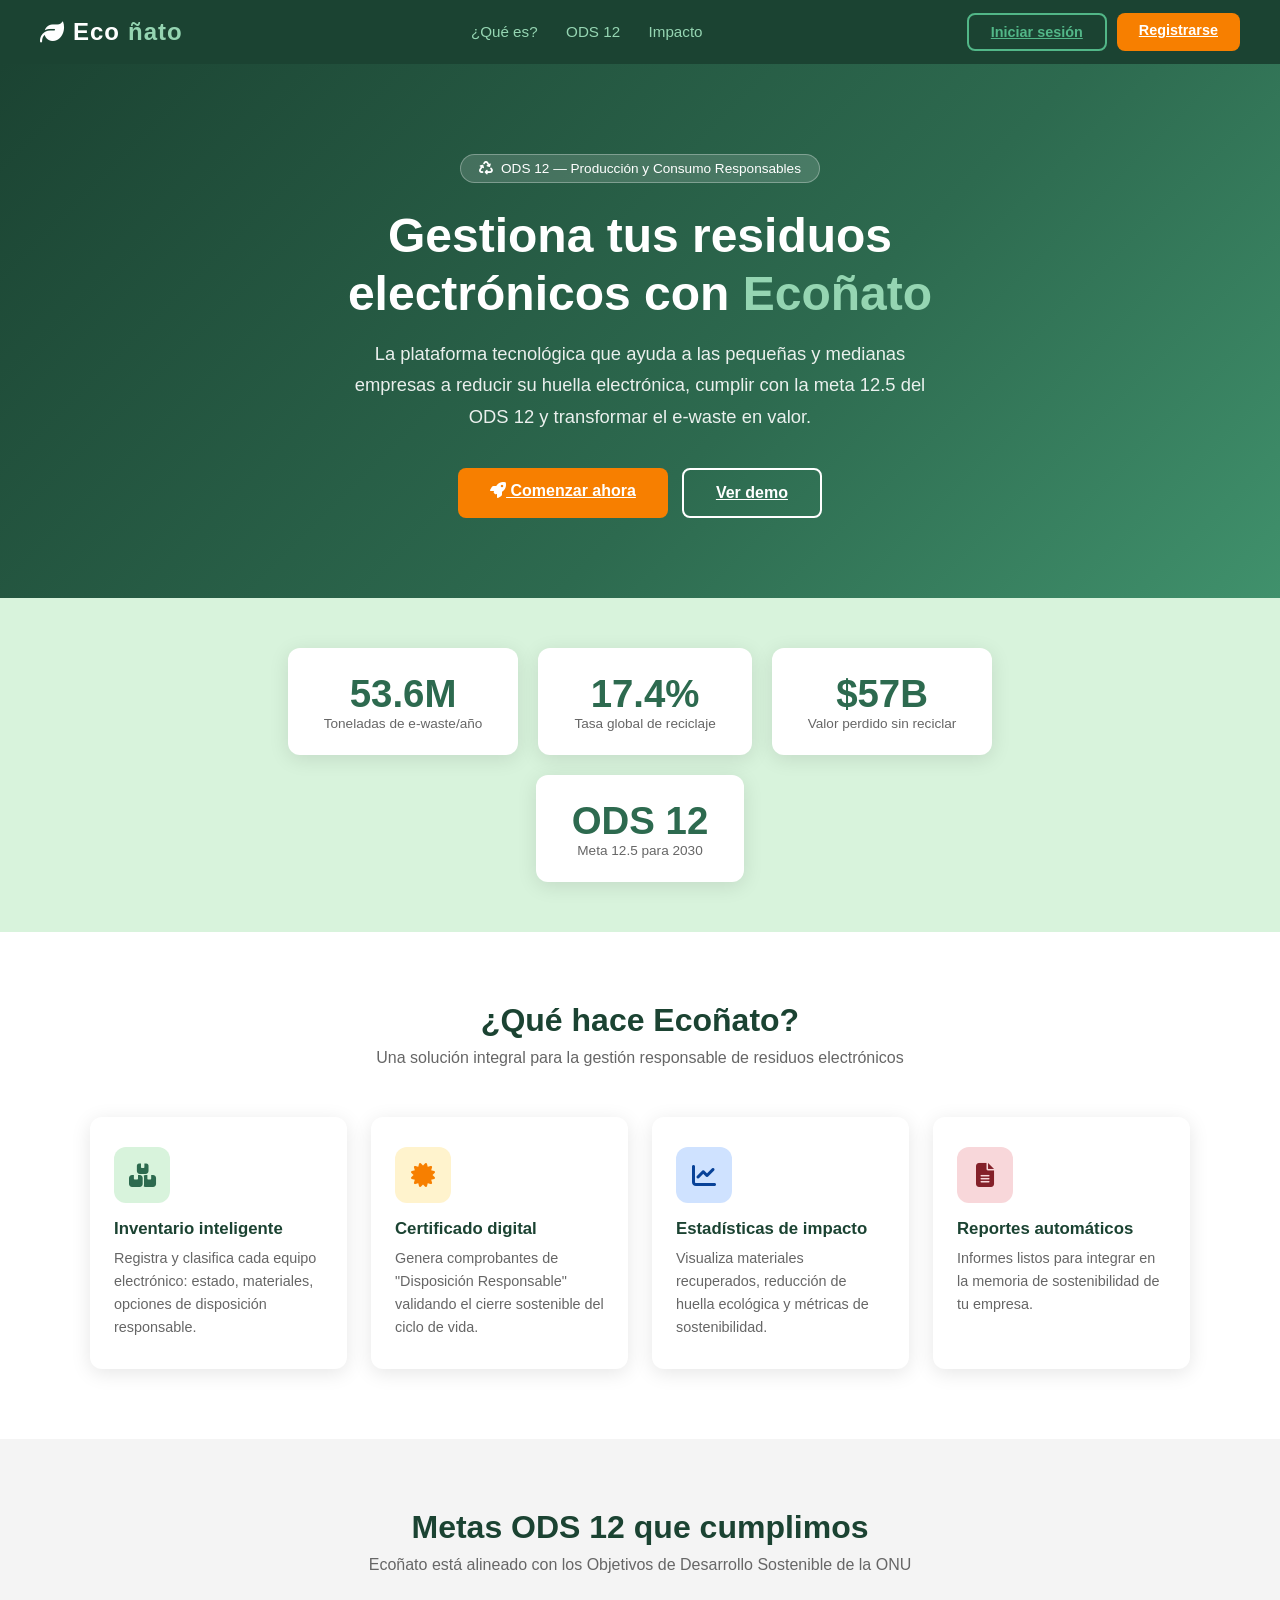
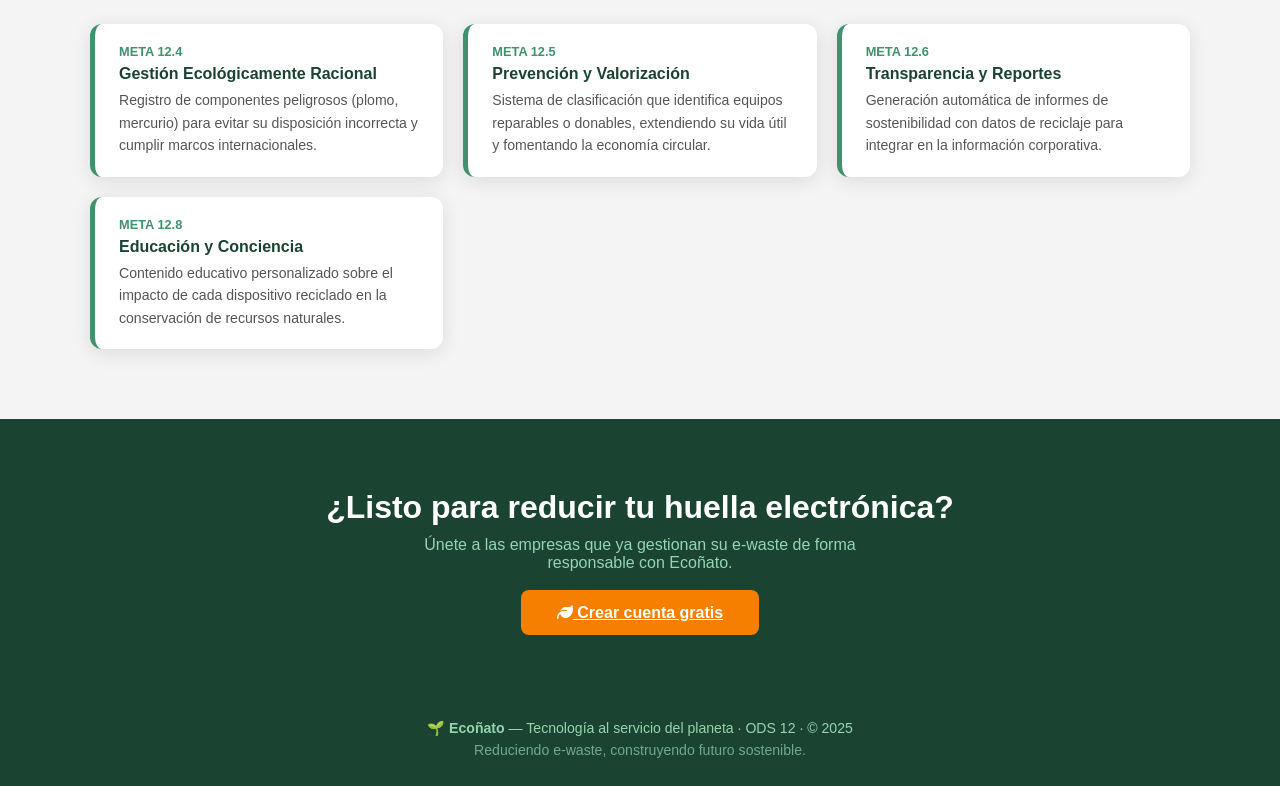
<file: landing.html>
<!DOCTYPE html>
<html lang="es">
<head>
  <meta charset="UTF-8">
  <meta name="viewport" content="width=device-width, initial-scale=1.0">
  <title>Ecoñato — ODS 12</title>
  <link rel="stylesheet" href="https://cdnjs.cloudflare.com/ajax/libs/font-awesome/6.5.0/css/all.min.css">
  <link rel="stylesheet" href="styles.css">
</head>
<body>

  <!-- NAVBAR -->
  <nav class="top">
    <a class="logo" href="landing.html"><i class="fa fa-leaf"></i> Eco<span>ñato</span></a>
    <div class="nav-links">
      <a href="#que-es">¿Qué es?</a>
      <a href="#ods">ODS 12</a>
      <a href="#impacto">Impacto</a>
    </div>
    <div class="nav-btns">
      <a href="login.html" class="btn btn-outline">Iniciar sesión</a>
      <a href="register.html" class="btn btn-acc">Registrarse</a>
    </div>
  </nav>

  <!-- HERO -->
  <div class="hero">
    <div class="badge-ods"><i class="fa fa-recycle"></i> ODS 12 — Producción y Consumo Responsables</div>
    <h1>Gestiona tus residuos<br>electrónicos con <span>Ecoñato</span></h1>
    <p>La plataforma tecnológica que ayuda a las pequeñas y medianas empresas a reducir su huella electrónica, cumplir con la meta 12.5 del ODS 12 y transformar el e-waste en valor.</p>
    <div class="hero-btns">
      <a href="register.html" class="btn btn-acc" style="font-size:1rem;padding:14px 32px"><i class="fa fa-rocket"></i> Comenzar ahora</a>
      <a href="login.html" class="btn btn-outline" style="font-size:1rem;padding:14px 32px;border-color:#fff;color:#fff">Ver demo</a>
    </div>
  </div>

  <!-- STATS -->
  <div class="stats-hero" id="impacto">
    <div class="stats-row">
      <div class="stat-box"><div class="num">53.6M</div><div class="lbl">Toneladas de e-waste/año</div></div>
      <div class="stat-box"><div class="num">17.4%</div><div class="lbl">Tasa global de reciclaje</div></div>
      <div class="stat-box"><div class="num">$57B</div><div class="lbl">Valor perdido sin reciclar</div></div>
      <div class="stat-box"><div class="num">ODS 12</div><div class="lbl">Meta 12.5 para 2030</div></div>
    </div>
  </div>

  <!-- QUÉ HACE -->
  <section id="que-es" style="background:#fff">
    <h2>¿Qué hace Ecoñato?</h2>
    <p class="sub">Una solución integral para la gestión responsable de residuos electrónicos</p>
    <div class="cards">
      <div class="card">
        <div class="card-icon" style="background:#d8f3dc"><i class="fa fa-boxes-stacked" style="color:#2d6a4f"></i></div>
        <h3>Inventario inteligente</h3>
        <p>Registra y clasifica cada equipo electrónico: estado, materiales, opciones de disposición responsable.</p>
      </div>
      <div class="card">
        <div class="card-icon" style="background:#fff3cd"><i class="fa fa-certificate" style="color:#f77f00"></i></div>
        <h3>Certificado digital</h3>
        <p>Genera comprobantes de "Disposición Responsable" validando el cierre sostenible del ciclo de vida.</p>
      </div>
      <div class="card">
        <div class="card-icon" style="background:#cfe2ff"><i class="fa fa-chart-line" style="color:#084298"></i></div>
        <h3>Estadísticas de impacto</h3>
        <p>Visualiza materiales recuperados, reducción de huella ecológica y métricas de sostenibilidad.</p>
      </div>
      <div class="card">
        <div class="card-icon" style="background:#f8d7da"><i class="fa fa-file-lines" style="color:#842029"></i></div>
        <h3>Reportes automáticos</h3>
        <p>Informes listos para integrar en la memoria de sostenibilidad de tu empresa.</p>
      </div>
    </div>
  </section>

  <!-- ODS -->
  <section id="ods">
    <h2>Metas ODS 12 que cumplimos</h2>
    <p class="sub">Ecoñato está alineado con los Objetivos de Desarrollo Sostenible de la ONU</p>
    <div class="ods-grid">
      <div class="ods-item">
        <div class="meta">META 12.4</div>
        <h4>Gestión Ecológicamente Racional</h4>
        <p>Registro de componentes peligrosos (plomo, mercurio) para evitar su disposición incorrecta y cumplir marcos internacionales.</p>
      </div>
      <div class="ods-item">
        <div class="meta">META 12.5</div>
        <h4>Prevención y Valorización</h4>
        <p>Sistema de clasificación que identifica equipos reparables o donables, extendiendo su vida útil y fomentando la economía circular.</p>
      </div>
      <div class="ods-item">
        <div class="meta">META 12.6</div>
        <h4>Transparencia y Reportes</h4>
        <p>Generación automática de informes de sostenibilidad con datos de reciclaje para integrar en la información corporativa.</p>
      </div>
      <div class="ods-item">
        <div class="meta">META 12.8</div>
        <h4>Educación y Conciencia</h4>
        <p>Contenido educativo personalizado sobre el impacto de cada dispositivo reciclado en la conservación de recursos naturales.</p>
      </div>
    </div>
  </section>

  <!-- CTA FINAL -->
  <section style="background:var(--g1);color:#fff;text-align:center">
    <h2 style="color:#fff">¿Listo para reducir tu huella electrónica?</h2>
    <p style="color:var(--g5);margin-bottom:32px;max-width:500px;margin-left:auto;margin-right:auto">
      Únete a las empresas que ya gestionan su e-waste de forma responsable con Ecoñato.
    </p>
    <a href="register.html" class="btn btn-acc" style="font-size:1rem;padding:14px 36px"><i class="fa fa-leaf"></i> Crear cuenta gratis</a>
  </section>

  <footer>
    <p>🌱 <strong>Ecoñato</strong> — Tecnología al servicio del planeta · ODS 12 · © 2025</p>
    <p style="margin-top:6px;opacity:.7">Reduciendo e-waste, construyendo futuro sostenible.</p>
  </footer>

</body>
</html>
</file>
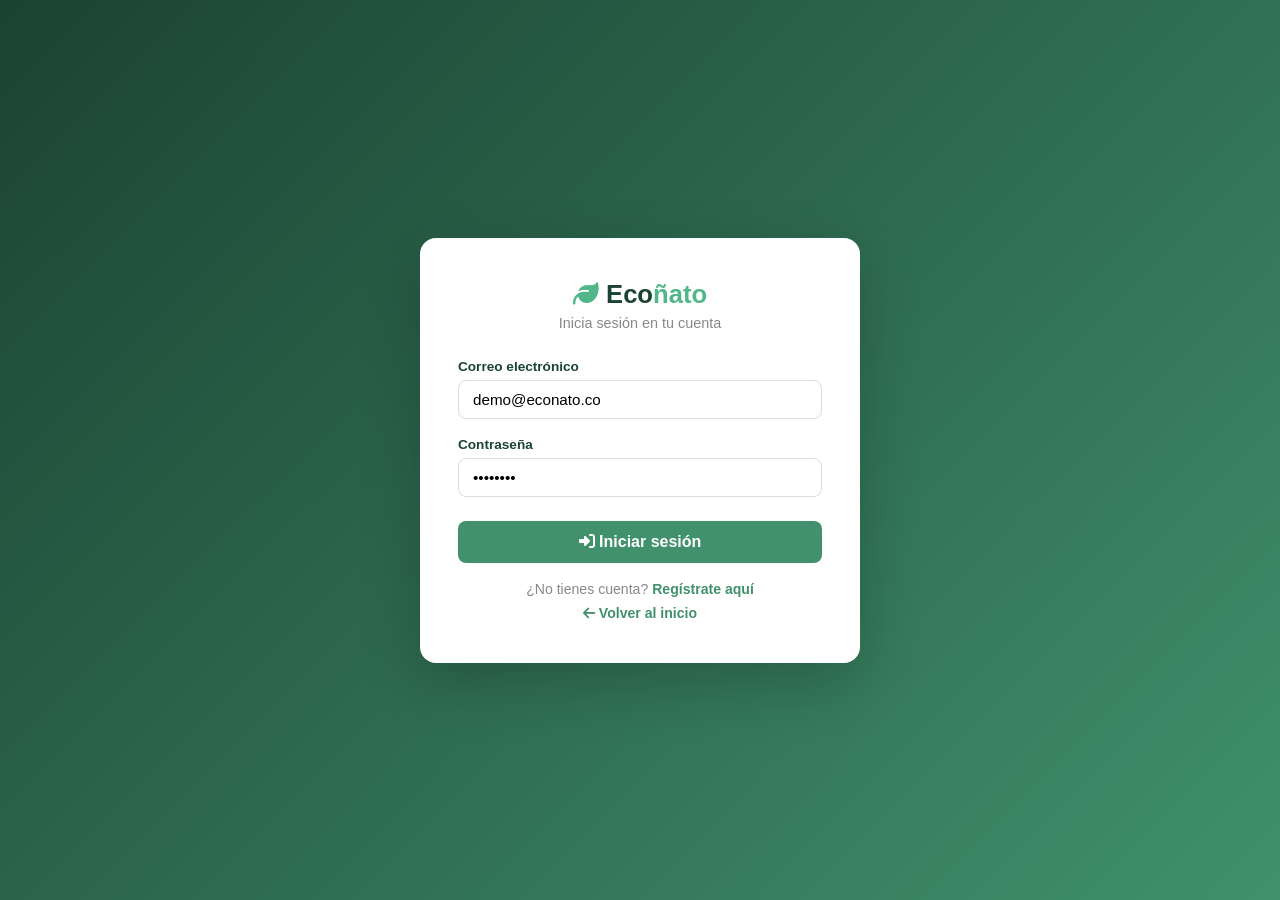
<file: login.html>
<!DOCTYPE html>
<html lang="es">
<head>
  <meta charset="UTF-8">
  <meta name="viewport" content="width=device-width, initial-scale=1.0">
  <title>Iniciar sesión — Ecoñato</title>
  <link rel="stylesheet" href="https://cdnjs.cloudflare.com/ajax/libs/font-awesome/6.5.0/css/all.min.css">
  <link rel="stylesheet" href="styles.css">
</head>
<body>

  <div class="auth-wrap">
    <div class="auth-box">
      <div class="logo-auth"><i class="fa fa-leaf" style="color:var(--g4)"></i> Eco<span>ñato</span></div>
      <div class="subtitle">Inicia sesión en tu cuenta</div>

      <div class="auth-error" id="login-error">Credenciales incorrectas. Intenta de nuevo.</div>

      <div class="form-group">
        <label>Correo electrónico</label>
        <input type="email" id="login-email" placeholder="empresa@correo.com" value="demo@econato.co">
      </div>
      <div class="form-group">
        <label>Contraseña</label>
        <input type="password" id="login-pass" placeholder="••••••••" value="demo1234">
      </div>

      <button class="btn btn-primary" onclick="doLogin()">
        <i class="fa fa-right-to-bracket"></i> Iniciar sesión
      </button>

      <div class="auth-switch">
        ¿No tienes cuenta? <a href="register.html">Regístrate aquí</a>
      </div>
      <div class="auth-switch" style="margin-top:8px">
        <a href="landing.html"><i class="fa fa-arrow-left"></i> Volver al inicio</a>
      </div>
    </div>
  </div>

  <script>
    // Datos demo incorporados — en producción esto vendría de un backend
    const DEMO_USER = { name: 'Empresa Demo S.A.S', email: 'demo@econato.co', pass: 'demo1234', nit: '900.123.456-7', sector: 'Tecnología' };

    function doLogin() {
      const email = document.getElementById('login-email').value.trim();
      const pass  = document.getElementById('login-pass').value;
      const err   = document.getElementById('login-error');

      // Buscar en usuarios registrados
      const stored = JSON.parse(localStorage.getItem('econato_users') || '[]');
      const found  = stored.find(u => u.email === email && u.pass === pass)
                  || (email === DEMO_USER.email && pass === DEMO_USER.pass ? DEMO_USER : null);

      if (found) {
        // Guardar sesión activa
        sessionStorage.setItem('econato_current_user', JSON.stringify(found));
        err.style.display = 'none';
        window.location.href = 'index.html';
      } else {
        err.style.display = 'block';
      }
    }

    // Permitir Enter para hacer login
    document.addEventListener('keydown', e => { if (e.key === 'Enter') doLogin(); });
  </script>

</body>
</html>
</file>
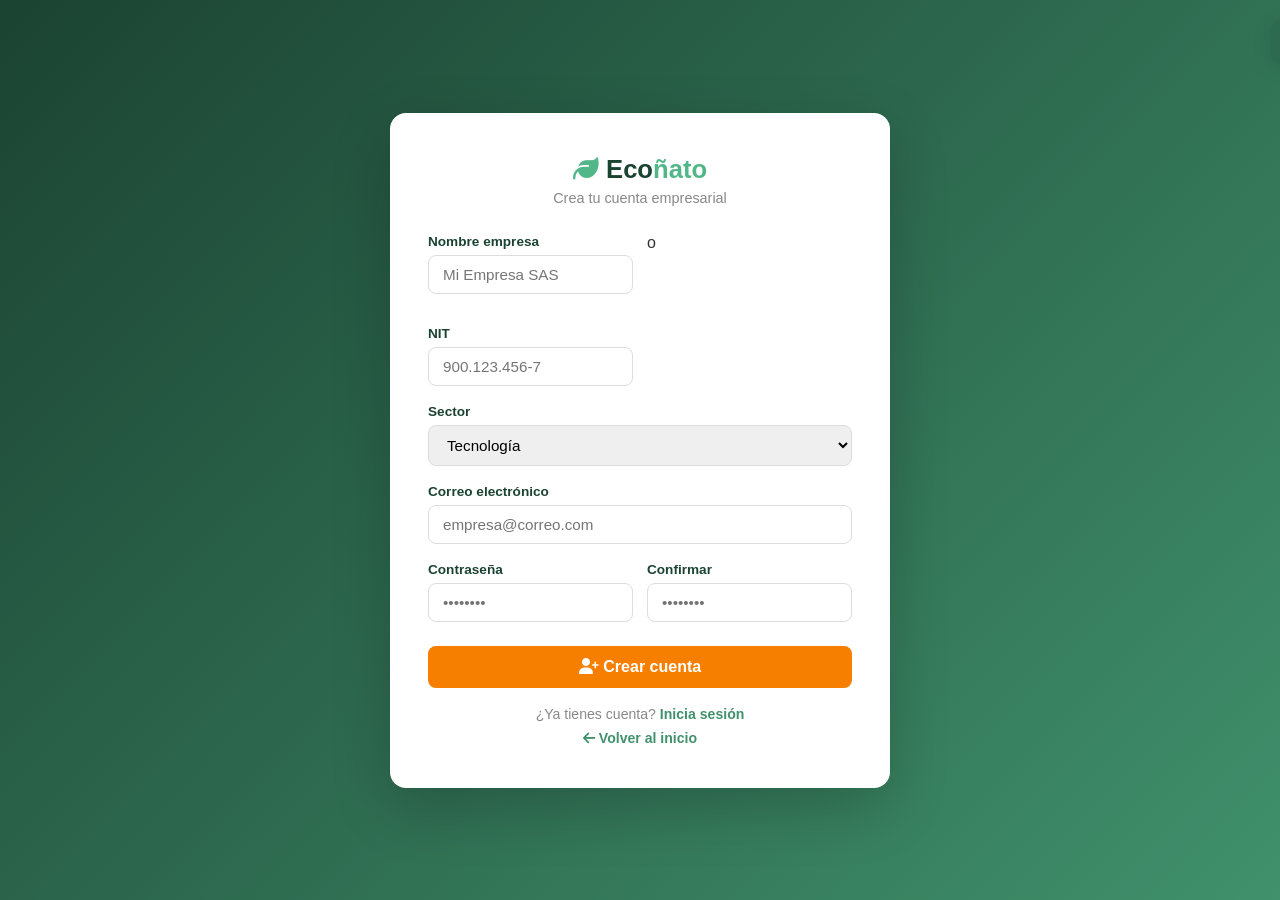
<file: register.html>
<!DOCTYPE html>
<html lang="es">
<head>
  <meta charset="UTF-8">
  <meta name="viewport" content="width=device-width, initial-scale=1.0">
  <title>Registrarse — Ecoñato</title>
  <link rel="stylesheet" href="https://cdnjs.cloudflare.com/ajax/libs/font-awesome/6.5.0/css/all.min.css">
  <link rel="stylesheet" href="styles.css">
</head>
<body>

  <div class="auth-wrap">
    <div class="auth-box" style="max-width:500px">
      <div class="logo-auth"><i class="fa fa-leaf" style="color:var(--g4)"></i> Eco<span>ñato</span></div>
      <div class="subtitle">Crea tu cuenta empresarial</div>

      <div class="form-row">
        <div class="form-group">
          <label>Nombre empresa</label>
          <input id="reg-name" placeholder="Mi Empresa SAS">
        </div>o
        <div class="form-group">
          <label>NIT</label>
          <input id="reg-nit" placeholder="900.123.456-7">
        </div>
      </div>

      <div class="form-group">
        <label>Sector</label>
        <select id="reg-sector">
          <option>Tecnología</option>
          <option>Manufactura</option>
          <option>Comercio</option>
          <option>Salud</option>
          <option>Educación</option>
          <option>Otro</option>
        </select>
      </div>

      <div class="form-group">
        <label>Correo electrónico</label>
        <input type="email" id="reg-email" placeholder="empresa@correo.com">
      </div>

      <div class="form-row">
        <div class="form-group">
          <label>Contraseña</label>
          <input type="password" id="reg-pass" placeholder="••••••••">
        </div>
        <div class="form-group">
          <label>Confirmar</label>
          <input type="password" id="reg-pass2" placeholder="••••••••">
        </div>
      </div>

      <button class="btn btn-acc" onclick="doRegister()">
        <i class="fa fa-user-plus"></i> Crear cuenta
      </button>

      <div class="auth-switch">¿Ya tienes cuenta? <a href="login.html">Inicia sesión</a></div>
      <div class="auth-switch" style="margin-top:8px">
        <a href="landing.html"><i class="fa fa-arrow-left"></i> Volver al inicio</a>
      </div>
    </div>
  </div>

  <!-- Notificación flotante -->
  <div class="notification" id="notif"><i class="fa fa-check-circle"></i> <span id="notif-msg"></span></div>

  <script>
    function notify(msg) {
      const n = document.getElementById('notif');
      document.getElementById('notif-msg').textContent = msg;
      n.classList.add('show');
      setTimeout(() => n.classList.remove('show'), 3000);
    }

    function doRegister() {
      const name  = document.getElementById('reg-name').value.trim();
      const nit   = document.getElementById('reg-nit').value.trim();
      const sector= document.getElementById('reg-sector').value;
      const email = document.getElementById('reg-email').value.trim();
      const pass  = document.getElementById('reg-pass').value;
      const pass2 = document.getElementById('reg-pass2').value;

      if (!name || !email || !pass) { notify('Completa todos los campos requeridos'); return; }
      if (pass !== pass2)           { notify('Las contraseñas no coinciden'); return; }

      const users = JSON.parse(localStorage.getItem('econato_users') || '[]');

      // Evitar duplicados
      if (users.find(u => u.email === email)) { notify('Ya existe una cuenta con ese correo'); return; }

      users.push({ name, nit, sector, email, pass });
      localStorage.setItem('econato_users', JSON.stringify(users));

      notify('Cuenta creada. Redirigiendo...');
      setTimeout(() => window.location.href = 'login.html', 1500);
    }

    // Enter para registrar
    document.addEventListener('keydown', e => { if (e.key === 'Enter') doRegister(); });
  </script>

</body>
</html>
</file>
<file: styles.css>
/* ============================================================
   ECOÑATO — ESTILOS GLOBALES
   Importado por: landing.html, login.html, register.html, app.html
   ============================================================ */

:root {
  --g1: #1b4332;
  --g2: #2d6a4f;
  --g3: #40916c;
  --g4: #52b788;
  --g5: #95d5b2;
  --g6: #d8f3dc;
  --acc: #f77f00;
  --white: #fff;
  --gray: #f4f4f4;
  --dark: #111;
  --text: #333;
  --sidebar: 220px;
  --radius: 12px;
  --shadow: 0 4px 20px rgba(0, 0, 0, 0.10);
}

* {
  margin: 0;
  padding: 0;
  box-sizing: border-box;
  font-family: 'Segoe UI', sans-serif;
}

body {
  background: var(--gray);
  color: var(--text);
  min-height: 100vh;
}

/* ===== SCROLLBAR ===== */
::-webkit-scrollbar { width: 6px; }
::-webkit-scrollbar-track { background: #f1f1f1; }
::-webkit-scrollbar-thumb { background: var(--g4); border-radius: 3px; }

/* ===== BOTONES ===== */
.btn {
  padding: 9px 22px;
  border: none;
  border-radius: 8px;
  cursor: pointer;
  font-size: .9rem;
  font-weight: 600;
  transition: .2s;
}
.btn-outline { background: transparent; border: 2px solid var(--g4); color: var(--g4); }
.btn-outline:hover { background: var(--g4); color: var(--white); }
.btn-primary { background: var(--g3); color: var(--white); }
.btn-primary:hover { background: var(--g2); }
.btn-acc { background: var(--acc); color: var(--white); }
.btn-acc:hover { filter: brightness(1.1); }
.btn-danger { background: #e63946; color: #fff; }
.btn-danger:hover { filter: brightness(1.1); }
.btn-sm { padding: 6px 14px; font-size: .82rem; }

/* ===== NAVBAR LANDING ===== */
nav.top {
  background: var(--g1);
  padding: 0 40px;
  display: flex;
  align-items: center;
  justify-content: space-between;
  height: 64px;
  position: sticky;
  top: 0;
  z-index: 100;
}
nav.top .logo {
  color: var(--white);
  font-size: 1.5rem;
  font-weight: 800;
  letter-spacing: 1px;
  display: flex;
  align-items: center;
  gap: 8px;
  text-decoration: none;
}
nav.top .logo span { color: var(--g5); }
nav.top .nav-links a {
  color: var(--g5);
  text-decoration: none;
  margin-left: 24px;
  font-size: .95rem;
  transition: .2s;
}
nav.top .nav-links a:hover { color: var(--white); }
nav.top .nav-btns { display: flex; gap: 10px; }

/* ===== HERO ===== */
.hero {
  background: linear-gradient(135deg, var(--g1) 0%, var(--g2) 60%, var(--g3) 100%);
  color: var(--white);
  padding: 90px 40px 80px;
  text-align: center;
}
.hero h1 { font-size: 3rem; font-weight: 900; margin-bottom: 16px; line-height: 1.2; }
.hero h1 span { color: var(--g5); }
.hero p { font-size: 1.15rem; max-width: 600px; margin: 0 auto 36px; opacity: .9; line-height: 1.7; }
.hero-btns { display: flex; gap: 14px; justify-content: center; flex-wrap: wrap; }
.badge-ods {
  display: inline-flex;
  align-items: center;
  gap: 8px;
  background: rgba(255,255,255,.15);
  border: 1px solid rgba(255,255,255,.3);
  border-radius: 50px;
  padding: 6px 18px;
  font-size: .85rem;
  margin-bottom: 24px;
}

/* ===== SECCIONES ===== */
section { padding: 70px 40px; }
section h2 { text-align: center; font-size: 2rem; color: var(--g1); margin-bottom: 10px; }
section .sub { text-align: center; color: #666; margin-bottom: 50px; font-size: 1rem; }

/* ===== CARDS LANDING ===== */
.cards {
  display: grid;
  grid-template-columns: repeat(auto-fit, minmax(240px, 1fr));
  gap: 24px;
  max-width: 1100px;
  margin: 0 auto;
}
.card { background: var(--white); border-radius: var(--radius); padding: 30px 24px; box-shadow: var(--shadow); transition: .3s; }
.card:hover { transform: translateY(-4px); }
.card-icon { width: 56px; height: 56px; border-radius: 12px; display: flex; align-items: center; justify-content: center; font-size: 1.5rem; margin-bottom: 16px; }
.card h3 { font-size: 1.05rem; color: var(--g1); margin-bottom: 8px; }
.card p { font-size: .9rem; color: #666; line-height: 1.6; }

/* ===== ODS GRID ===== */
.ods-grid {
  display: grid;
  grid-template-columns: repeat(auto-fit, minmax(280px, 1fr));
  gap: 20px;
  max-width: 1100px;
  margin: 0 auto;
}
.ods-item { background: var(--white); border-left: 5px solid var(--g3); border-radius: var(--radius); padding: 20px 24px; box-shadow: var(--shadow); }
.ods-item .meta { font-size: .8rem; color: var(--g3); font-weight: 700; margin-bottom: 6px; }
.ods-item h4 { color: var(--g1); margin-bottom: 6px; }
.ods-item p { font-size: .88rem; color: #555; line-height: 1.6; }

/* ===== STATS HERO ===== */
.stats-hero { background: var(--g6); padding: 50px 40px; }
.stats-row { display: flex; gap: 20px; justify-content: center; flex-wrap: wrap; max-width: 900px; margin: 0 auto; }
.stat-box { background: var(--white); border-radius: var(--radius); padding: 24px 36px; text-align: center; box-shadow: var(--shadow); }
.stat-box .num { font-size: 2.4rem; font-weight: 900; color: var(--g2); }
.stat-box .lbl { font-size: .85rem; color: #666; }

/* ===== FOOTER ===== */
footer { background: var(--g1); color: var(--g5); text-align: center; padding: 28px 40px; font-size: .88rem; }

/* ===== AUTH ===== */
.auth-wrap {
  min-height: 100vh;
  display: flex;
  align-items: center;
  justify-content: center;
  background: linear-gradient(135deg, var(--g1), var(--g3));
}
.auth-box {
  background: var(--white);
  border-radius: 16px;
  padding: 42px 38px;
  width: 100%;
  max-width: 440px;
  box-shadow: 0 20px 60px rgba(0,0,0,.2);
}
.auth-box .logo-auth { text-align: center; font-size: 1.6rem; font-weight: 900; color: var(--g1); margin-bottom: 6px; }
.auth-box .logo-auth span { color: var(--g4); }
.auth-box .subtitle { text-align: center; color: #888; font-size: .9rem; margin-bottom: 28px; }
.form-group { margin-bottom: 18px; }
.form-group label { display: block; font-size: .85rem; font-weight: 600; color: var(--g1); margin-bottom: 6px; }
.form-group input,
.form-group select,
.form-group textarea {
  width: 100%;
  padding: 10px 14px;
  border: 1.5px solid #ddd;
  border-radius: 8px;
  font-size: .95rem;
  transition: .2s;
  outline: none;
}
.form-group input:focus,
.form-group select:focus { border-color: var(--g3); }
.form-group textarea { resize: vertical; min-height: 80px; }
.auth-box .btn { width: 100%; padding: 12px; font-size: 1rem; margin-top: 6px; }
.auth-switch { text-align: center; margin-top: 18px; font-size: .88rem; color: #888; }
.auth-switch a { color: var(--g3); cursor: pointer; font-weight: 600; text-decoration: none; }
.auth-error {
  background: #ffe0e0;
  color: #c62828;
  padding: 10px 14px;
  border-radius: 8px;
  font-size: .88rem;
  margin-bottom: 14px;
  display: none;
}
.form-row { display: grid; grid-template-columns: 1fr 1fr; gap: 14px; }

/* ===== APP LAYOUT ===== */
.app-layout { display: flex; min-height: 100vh; }
.sidebar {
  width: var(--sidebar);
  background: var(--g1);
  display: flex;
  flex-direction: column;
  position: fixed;
  top: 0; left: 0;
  height: 100vh;
  z-index: 200;
}
.sidebar .s-logo {
  padding: 22px 20px 18px;
  border-bottom: 1px solid rgba(255,255,255,.1);
  font-size: 1.2rem;
  font-weight: 800;
  color: var(--white);
  display: flex;
  align-items: center;
  gap: 8px;
}
.sidebar .s-logo span { color: var(--g5); }
.sidebar nav { flex: 1; padding: 16px 0; }
.sidebar nav a {
  display: flex;
  align-items: center;
  gap: 12px;
  padding: 13px 22px;
  color: var(--g5);
  text-decoration: none;
  font-size: .92rem;
  transition: .2s;
  cursor: pointer;
}
.sidebar nav a:hover,
.sidebar nav a.active { background: rgba(255,255,255,.12); color: var(--white); }
.sidebar nav a i { width: 20px; text-align: center; }
.sidebar .s-user { padding: 18px 20px; border-top: 1px solid rgba(255,255,255,.1); color: var(--g5); font-size: .85rem; }
.sidebar .s-user strong { display: block; color: var(--white); margin-bottom: 2px; }
.main-content { margin-left: var(--sidebar); flex: 1; padding: 30px; background: var(--gray); }
.top-bar { display: flex; align-items: center; justify-content: space-between; margin-bottom: 28px; }
.top-bar h1 { font-size: 1.6rem; color: var(--g1); font-weight: 800; }
.top-bar .actions { display: flex; gap: 10px; }

/* ===== KPI / WIDGETS ===== */
.kpi-row { display: grid; grid-template-columns: repeat(auto-fit, minmax(200px, 1fr)); gap: 18px; margin-bottom: 28px; }
.kpi { background: var(--white); border-radius: var(--radius); padding: 22px 20px; box-shadow: var(--shadow); display: flex; align-items: center; gap: 16px; }
.kpi-icon { width: 50px; height: 50px; border-radius: 10px; display: flex; align-items: center; justify-content: center; font-size: 1.3rem; flex-shrink: 0; }
.kpi-info .num { font-size: 1.8rem; font-weight: 900; line-height: 1; }
.kpi-info .lbl { font-size: .8rem; color: #888; margin-top: 3px; }
.grid-2 { display: grid; grid-template-columns: 1fr 1fr; gap: 20px; margin-bottom: 20px; }
.widget { background: var(--white); border-radius: var(--radius); padding: 22px; box-shadow: var(--shadow); }
.widget h3 { font-size: 1rem; color: var(--g1); font-weight: 700; margin-bottom: 16px; display: flex; align-items: center; gap: 8px; }
.widget h3 i { color: var(--g3); }

/* ===== TABLA ===== */
.tbl-wrap { overflow-x: auto; }
table { width: 100%; border-collapse: collapse; font-size: .88rem; }
th { background: var(--g6); color: var(--g1); padding: 10px 14px; text-align: left; font-weight: 700; }
td { padding: 10px 14px; border-bottom: 1px solid #eee; vertical-align: middle; }
tr:hover td { background: #f9fffe; }
.badge { display: inline-block; padding: 3px 10px; border-radius: 50px; font-size: .75rem; font-weight: 700; }
.badge-green { background: #d8f3dc; color: #1b4332; }
.badge-yellow { background: #fff3cd; color: #856404; }
.badge-blue { background: #cfe2ff; color: #084298; }
.badge-red { background: #f8d7da; color: #842029; }

/* ===== INVENTARIO ===== */
.inv-controls { display: flex; gap: 12px; margin-bottom: 20px; flex-wrap: wrap; align-items: center; }
.search-box { flex: 1; min-width: 200px; padding: 9px 14px; border: 1.5px solid #ddd; border-radius: 8px; font-size: .9rem; outline: none; }
.search-box:focus { border-color: var(--g3); }

/* ===== MODAL ===== */
.modal-overlay {
  position: fixed; inset: 0;
  background: rgba(0,0,0,.5);
  z-index: 500;
  display: none;
  align-items: center;
  justify-content: center;
}
.modal-overlay.open { display: flex; }
.modal {
  background: var(--white);
  border-radius: 16px;
  padding: 32px;
  width: 100%;
  max-width: 520px;
  max-height: 90vh;
  overflow-y: auto;
  box-shadow: 0 20px 60px rgba(0,0,0,.25);
}
.modal h2 { color: var(--g1); margin-bottom: 20px; font-size: 1.2rem; }
.modal-btns { display: flex; gap: 10px; justify-content: flex-end; margin-top: 20px; }

/* ===== EDUCACIÓN ===== */
.edu-grid { display: grid; grid-template-columns: repeat(auto-fit, minmax(280px, 1fr)); gap: 20px; }
.edu-card { background: var(--white); border-radius: var(--radius); overflow: hidden; box-shadow: var(--shadow); }
.edu-card .edu-img { height: 8px; }
.edu-card .edu-body { padding: 20px; }
.edu-card h4 { color: var(--g1); margin-bottom: 8px; }
.edu-card p { font-size: .88rem; color: #666; line-height: 1.6; }
.edu-card .edu-tag { font-size: .75rem; font-weight: 700; color: var(--g3); margin-bottom: 6px; }

/* ===== REPORTES ===== */
.report-card {
  background: var(--white);
  border-radius: var(--radius);
  padding: 24px;
  box-shadow: var(--shadow);
  margin-bottom: 18px;
  display: flex;
  align-items: center;
  justify-content: space-between;
  gap: 16px;
  flex-wrap: wrap;
}
.report-info h4 { color: var(--g1); margin-bottom: 4px; }
.report-info p { font-size: .85rem; color: #888; }
.cert-preview {
  background: linear-gradient(135deg, var(--g1), var(--g2));
  color: var(--white);
  border-radius: var(--radius);
  padding: 28px;
  text-align: center;
  margin-top: 16px;
}
.cert-preview h3 { font-size: 1.1rem; margin-bottom: 8px; }
.cert-preview p { font-size: .88rem; opacity: .85; }

/* ===== PROGRESS BARS ===== */
.progress-bar { background: #e0e0e0; border-radius: 50px; height: 8px; overflow: hidden; margin-top: 6px; }
.progress-fill { height: 100%; border-radius: 50px; background: linear-gradient(90deg, var(--g3), var(--g5)); transition: width .8s ease; }

/* ===== NOTIFICACIÓN ===== */
.notification {
  position: fixed;
  top: 20px; right: 20px;
  background: var(--g2);
  color: #fff;
  padding: 14px 20px;
  border-radius: 10px;
  box-shadow: var(--shadow);
  z-index: 999;
  font-size: .9rem;
  transform: translateX(120%);
  transition: .4s;
}
.notification.show { transform: translateX(0); }

/* ===== RESPONSIVE ===== */
@media (max-width: 768px) {
  .sidebar { transform: translateX(-100%); transition: .3s; }
  .sidebar.open { transform: translateX(0); }
  .main-content { margin-left: 0; }
  .grid-2 { grid-template-columns: 1fr; }
  .hero h1 { font-size: 2rem; }
  nav.top .nav-links { display: none; }
}

/* ===== EDUCACIÓN AMPLIADA ===== */
.edu-section-title {
  font-size: 1rem;
  font-weight: 700;
  color: var(--g2);
  letter-spacing: .5px;
  margin-bottom: 10px;
  text-transform: uppercase;
}
.edu-intro {
  background: var(--white);
  border-left: 4px solid var(--g3);
  border-radius: 0 var(--radius) var(--radius) 0;
  padding: 16px 20px;
  margin-bottom: 24px;
  font-size: .92rem;
  color: #444;
  line-height: 1.7;
  box-shadow: var(--shadow);
}
.edu-banner {
  display: flex;
  align-items: center;
  gap: 14px;
  background: linear-gradient(135deg, var(--g2), var(--g4));
  color: var(--white);
  border-radius: var(--radius);
  padding: 18px 24px;
  margin-top: 28px;
  font-size: .92rem;
  line-height: 1.6;
}
.edu-banner i { font-size: 1.8rem; flex-shrink: 0; }

/* ===== GUÍA DE USO ===== */
.guide-intro {
  background: var(--white);
  border-left: 4px solid var(--acc);
  border-radius: 0 var(--radius) var(--radius) 0;
  padding: 14px 20px;
  margin-bottom: 24px;
  font-size: .92rem;
  color: #444;
  line-height: 1.7;
  box-shadow: var(--shadow);
}
.guide-grid {
  display: grid;
  grid-template-columns: repeat(auto-fit, minmax(280px, 1fr));
  gap: 20px;
}
.guide-block {
  background: var(--white);
  border-radius: var(--radius);
  box-shadow: var(--shadow);
  display: flex;
  gap: 0;
  overflow: hidden;
}
.guide-icon {
  width: 56px;
  flex-shrink: 0;
  display: flex;
  align-items: flex-start;
  justify-content: center;
  padding-top: 22px;
  color: var(--white);
  font-size: 1.25rem;
}
.guide-content {
  padding: 18px 18px 18px 12px;
  flex: 1;
}
.guide-content h4 {
  color: var(--g1);
  margin-bottom: 8px;
  font-size: 1rem;
}
.guide-content p {
  font-size: .87rem;
  color: #555;
  line-height: 1.6;
  margin-bottom: 12px;
}
.guide-chips {
  display: flex;
  flex-wrap: wrap;
  gap: 6px;
}
.guide-chip {
  background: var(--g6);
  color: var(--g2);
  font-size: .75rem;
  font-weight: 600;
  padding: 4px 10px;
  border-radius: 20px;
}
</file>
